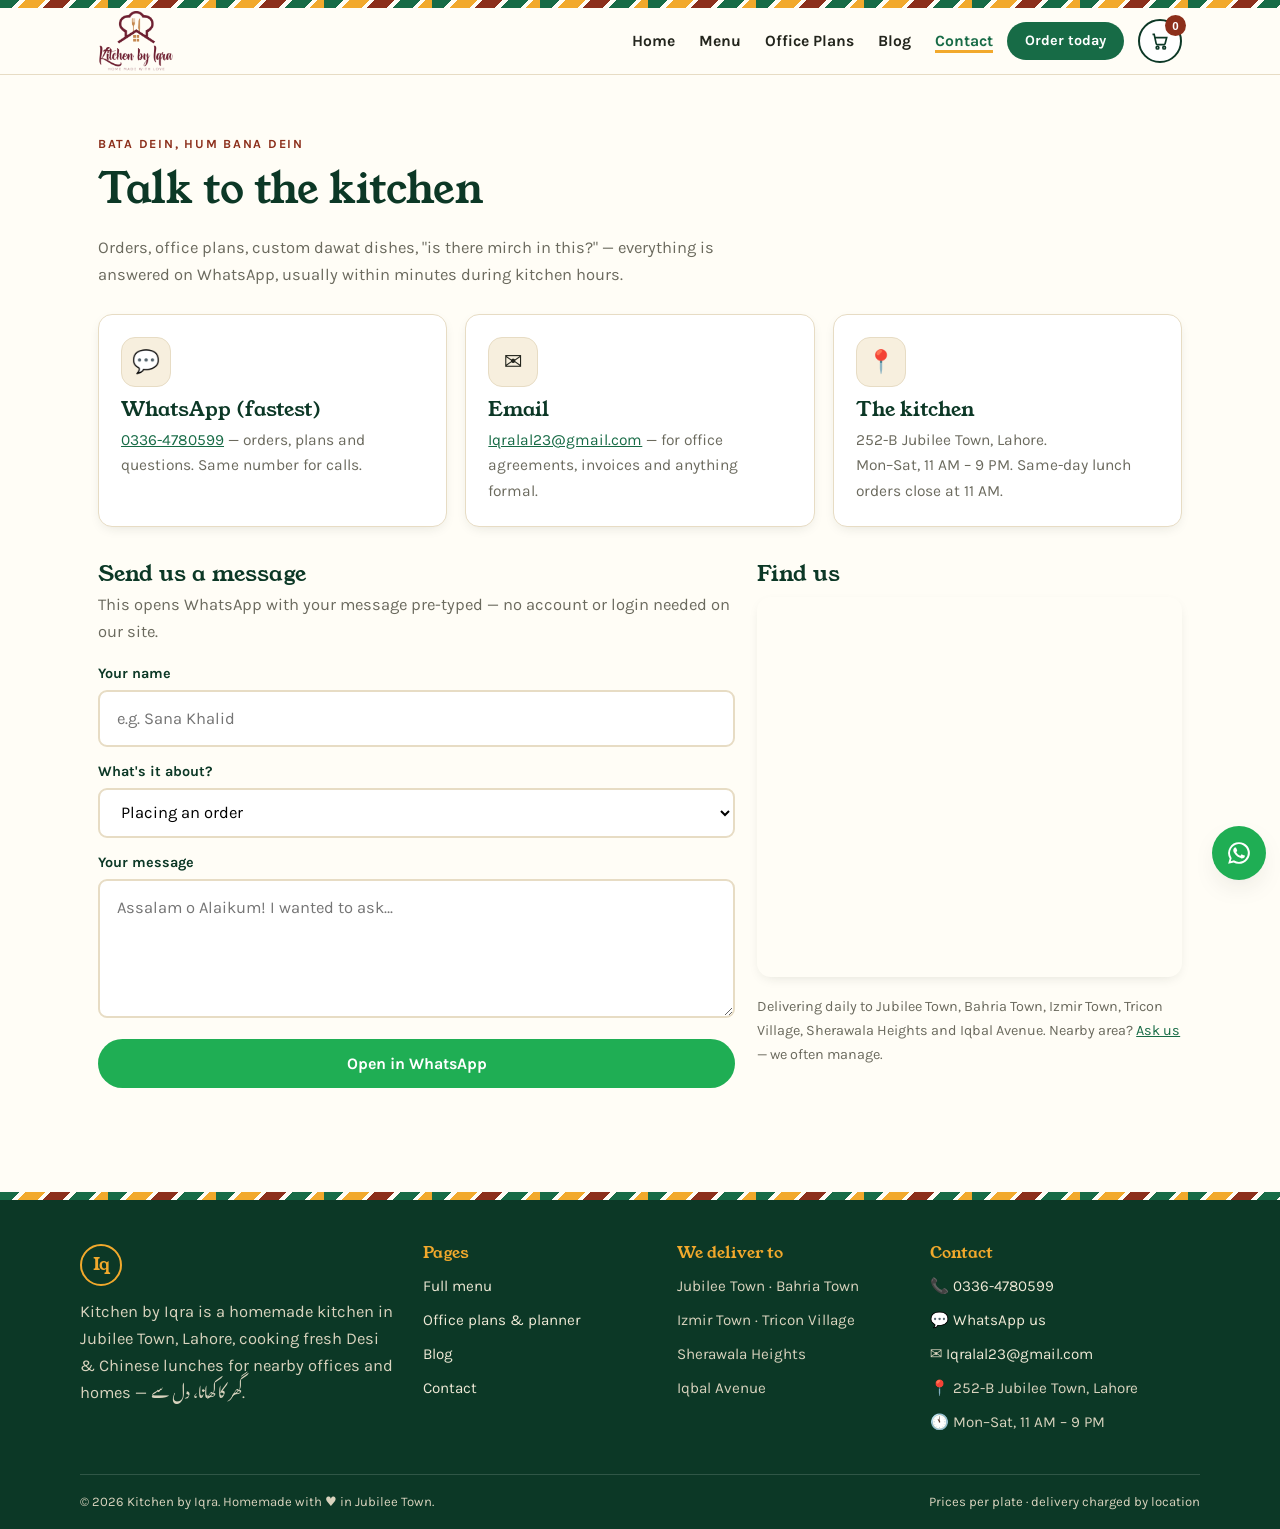
<file: contact.html>
<!DOCTYPE html>
<!-- ============================================================
     KITCHEN BY IQRA — Contact
     ✏️ Before launch: replace the domain (GA4 ID is already set)
     https://kitchen-by-iqra.vercel.app (see README.md).
     ============================================================ -->
<html lang="en">
<head>
  <meta charset="UTF-8">
  <meta name="viewport" content="width=device-width, initial-scale=1.0">

  <title>Contact &amp; Location — Kitchen by Iqra, 252-B Jubilee Town, Lahore | 0336-4780599</title>
  <meta name="description" content="Order homemade food in west Lahore: WhatsApp 0336-4780599, email Iqralal23@gmail.com, kitchen at 252-B Jubilee Town. Delivering to Bahria Town, Izmir Town, Tricon Village, Sherawala Heights & Iqbal Avenue, Mon–Sat 11 AM–9 PM.">
  <link rel="canonical" href="https://kitchen-by-iqra.vercel.app/contact">

  <meta name="geo.region" content="PK-PB">
  <meta name="geo.placename" content="Jubilee Town, Lahore">
  <meta name="geo.position" content="31.4480;74.2240">
  <meta name="ICBM" content="31.4480, 74.2240">

  <meta property="og:type" content="website">
  <meta property="og:title" content="Contact Kitchen by Iqra — Lahore">
  <meta property="og:description" content="WhatsApp 0336-4780599 · 252-B Jubilee Town, Lahore · Mon–Sat 11 AM–9 PM.">
  <meta property="og:url" content="https://kitchen-by-iqra.vercel.app/contact">
  <meta property="og:image" content="https://images.unsplash.com/photo-1556910103-1c02745aae4d?auto=format&fit=crop&w=1200&q=70">
  <meta name="twitter:card" content="summary_large_image">

  <!-- Phone home-screen icon (uses your real logo once images/logo.png exists) -->
  <link rel="apple-touch-icon" href="images/logo.png">
  <!-- Brand favicon: chef-hat + utensils + roof, matching the Kitchen by Iqra logo -->
  <link rel="icon" href="data:image/svg+xml,<svg xmlns='http://www.w3.org/2000/svg' viewBox='0 0 100 100'><rect width='100' height='100' rx='20' fill='%23fdfbf4'/><g fill='%237a1f2b'><circle cx='38' cy='31' r='13'/><circle cx='62' cy='31' r='13'/><circle cx='50' cy='25' r='15'/><rect x='33' y='35' width='34' height='17' rx='3'/></g><g fill='%23c8924a'><rect x='43.5' y='27' width='2.6' height='19' rx='1'/><rect x='42' y='25' width='1.6' height='8'/><rect x='45.2' y='25' width='1.6' height='8'/><rect x='54' y='25' width='3.4' height='21' rx='1.5'/></g><path d='M30 55 L50 69 L70 55' fill='none' stroke='%237a1f2b' stroke-width='7' stroke-linecap='round' stroke-linejoin='round'/><rect x='46' y='59' width='8' height='8' rx='1' fill='%23c8924a'/></svg>">

  <link rel="preconnect" href="https://fonts.googleapis.com">
  <link rel="preconnect" href="https://fonts.gstatic.com" crossorigin>
  <link href="https://fonts.googleapis.com/css2?family=Young+Serif&family=Karla:wght@400;700;800&family=Gulzar&display=swap" rel="stylesheet">
  <link rel="stylesheet" href="css/style.css?v=8">

  <!-- Google Analytics 4 — Measurement ID G-DPDFYPX0CD -->
  <script async src="https://www.googletagmanager.com/gtag/js?id=G-DPDFYPX0CD"></script>
  <script>
    window.dataLayer = window.dataLayer || [];
    function gtag(){dataLayer.push(arguments);}
    gtag('js', new Date());
    gtag('config', 'G-DPDFYPX0CD');
  </script>
  <!-- End Google Analytics 4 -->

  <script type="application/ld+json">
  {
    "@context": "https://schema.org",
    "@type": "Restaurant",
    "name": "Kitchen by Iqra",
    "url": "https://kitchen-by-iqra.vercel.app/",
    "telephone": "+923364780599",
    "email": "Iqralal23@gmail.com",
    "address": {"@type":"PostalAddress","streetAddress":"252-B Jubilee Town","addressLocality":"Lahore","addressRegion":"Punjab","addressCountry":"PK"},
    "geo": {"@type":"GeoCoordinates","latitude":31.4480,"longitude":74.2240},
    "openingHours": "Mo-Sa 11:00-21:00",
    "areaServed": ["Jubilee Town","Bahria Town Lahore","Izmir Town","Tricon Village","Sherawala Heights","Iqbal Avenue"]
  }
  </script>
</head>
<body>
<!-- Analytics loads via Google Analytics 4 in <head>; no body tag needed. -->

<div class="stripe" aria-hidden="true"></div>

<header class="site-header">
  <div class="container nav">
    <a class="brand" href="index.html">
      <img class="brand-logo" src="images/logo.png" alt="Kitchen by Iqra logo">
    </a>
    <ul class="nav-links">
      <li><a href="index.html">Home</a></li>
      <li><a href="menu.html">Menu</a></li>
      <li><a href="office-deals.html">Office Plans</a></li>
      <li><a href="blog.html">Blog</a></li>
      <li><a href="contact.html" aria-current="page">Contact</a></li>
    </ul>
    <a class="btn btn--primary btn--sm nav-cta" href="menu.html">Order today</a>
    <button class="cart-btn" data-open-cart aria-label="Open cart">
      <svg width="20" height="20" viewBox="0 0 24 24" fill="none" stroke="currentColor" stroke-width="2"><circle cx="9" cy="20" r="1.6"/><circle cx="17" cy="20" r="1.6"/><path d="M3 4h2l2.4 11.2a1.5 1.5 0 0 0 1.5 1.2h7.7a1.5 1.5 0 0 0 1.5-1.2L20 8H6"/></svg>
      <span class="cart-count">0</span>
    </button>
    <button class="hamburger" aria-label="Open menu">
      <svg width="20" height="20" viewBox="0 0 24 24" fill="none" stroke="currentColor" stroke-width="2.4" stroke-linecap="round"><path d="M4 7h16M4 12h16M4 17h16"/></svg>
    </button>
  </div>
</header>

<!-- Mobile popup menu -->
<div class="mobile-menu" id="mobileMenu">
  <nav class="mobile-menu-panel" aria-label="Mobile">
    <div class="stripe" aria-hidden="true"></div>
    <button class="cart-btn mobile-menu-close" data-close-modal aria-label="Close menu">✕</button>
    <a href="index.html">Home</a>
    <a href="menu.html">Menu</a>
    <a href="office-deals.html">Office Plans</a>
    <a href="blog.html">Blog</a>
    <a href="contact.html">Contact</a>
    <a class="btn btn--primary" style="margin-top:14px" href="menu.html">Order today's lunch</a>
  </nav>
</div>

<main>
  <section class="section">
    <div class="container">
      <div class="section-head">
        <span class="eyebrow">Bata dein, hum bana dein</span>
        <h1 style="font-size:clamp(1.8rem,5vw,2.6rem)">Talk to the kitchen</h1>
        <p class="muted">Orders, office plans, custom dawat dishes, "is there mirch in this?" — everything is answered on WhatsApp, usually within minutes during kitchen hours.</p>
      </div>

      <div class="grid grid--3" style="margin-bottom:34px">
        <div class="why-card reveal">
          <div class="why-ico">💬</div>
          <h3>WhatsApp (fastest)</h3>
          <p><a href="https://wa.me/923364780599" target="_blank" rel="noopener">0336-4780599</a> — orders, plans and questions. Same number for calls.</p>
        </div>
        <div class="why-card reveal">
          <div class="why-ico">✉️</div>
          <h3>Email</h3>
          <p><a href="mailto:Iqralal23@gmail.com">Iqralal23@gmail.com</a> — for office agreements, invoices and anything formal.</p>
        </div>
        <div class="why-card reveal">
          <div class="why-ico">📍</div>
          <h3>The kitchen</h3>
          <p>252-B Jubilee Town, Lahore.<br>Mon–Sat, 11 AM – 9 PM. Same-day lunch orders close at 11 AM.</p>
        </div>
      </div>

      <div class="planner-wrap">
        <div>
          <h2 style="font-size:1.35rem">Send us a message</h2>
          <p class="muted" style="margin-top:-6px">This opens WhatsApp with your message pre-typed — no account or login needed on our site.</p>
          <form class="form-grid" id="contactForm">
            <div><label for="cfName">Your name</label><input id="cfName" required placeholder="e.g. Sana Khalid"></div>
            <div><label for="cfTopic">What's it about?</label>
              <select id="cfTopic">
                <option>Placing an order</option>
                <option>Weekly office plan</option>
                <option>Custom / dawat dish</option>
                <option>Delivery area question</option>
                <option>Feedback</option>
                <option>Something else</option>
              </select>
            </div>
            <div><label for="cfMsg">Your message</label><textarea id="cfMsg" rows="4" required placeholder="Assalam o Alaikum! I wanted to ask…"></textarea></div>
            <button class="btn btn--wa btn--block" type="submit">Open in WhatsApp</button>
          </form>
        </div>
        <div>
          <h2 style="font-size:1.35rem">Find us</h2>
          <iframe class="map-frame" loading="lazy" title="Kitchen by Iqra — 252-B Jubilee Town, Lahore"
            src="https://www.google.com/maps?q=252B+Jubilee+Town+Lahore&output=embed" style="height:380px"></iframe>
          <p class="muted" style="font-size:.9rem;margin-top:10px">Delivering daily to Jubilee Town, Bahria Town, Izmir Town, Tricon Village, Sherawala Heights and Iqbal Avenue. Nearby area? <a href="https://wa.me/923364780599" target="_blank" rel="noopener">Ask us</a> — we often manage.</p>
        </div>
      </div>
    </div>
  </section>
</main>

<footer class="site-footer">
  <div class="stripe" aria-hidden="true"></div>
  <div class="container footer-grid">
    <div class="footer-brand">
      <span class="brand-mark" aria-hidden="true">Iq</span>
      <p>Kitchen by Iqra is a homemade kitchen in Jubilee Town, Lahore, cooking fresh Desi &amp; Chinese lunches for nearby offices and homes — <span class="urdu">گھر کا کھانا، دل سے</span>.</p>
    </div>
    <div>
      <h4>Pages</h4>
      <ul>
        <li><a href="menu.html">Full menu</a></li>
        <li><a href="office-deals.html">Office plans &amp; planner</a></li>
        <li><a href="blog.html">Blog</a></li>
        <li><a href="contact.html">Contact</a></li>
      </ul>
    </div>
    <div>
      <h4>We deliver to</h4>
      <ul>
        <li>Jubilee Town · Bahria Town</li>
        <li>Izmir Town · Tricon Village</li>
        <li>Sherawala Heights</li>
        <li>Iqbal Avenue</li>
      </ul>
    </div>
    <div>
      <h4>Contact</h4>
      <ul>
        <li>📞 <a href="tel:+923364780599">0336-4780599</a></li>
        <li>💬 <a href="https://wa.me/923364780599" rel="noopener" target="_blank">WhatsApp us</a></li>
        <li>✉️ <a href="mailto:Iqralal23@gmail.com">Iqralal23@gmail.com</a></li>
        <li>📍 252-B Jubilee Town, Lahore</li>
        <li>🕚 Mon–Sat, 11 AM – 9 PM</li>
      </ul>
    </div>
  </div>
  <div class="container footer-bottom">
    <span>© <span data-year></span> Kitchen by Iqra. Homemade with ♥ in Jubilee Town.</span>
    <span>Prices per plate · delivery charged by location</span>
  </div>
</footer>

<script src="js/menu-data.js?v=8"></script>
<script src="js/main.js?v=8"></script>
<script>
  /* Contact form → WhatsApp with the message pre-typed */
  document.getElementById("contactForm").addEventListener("submit", function (e) {
    e.preventDefault();
    var msg = "👋 *Message from the website*\n\n" +
      "Name: " + document.getElementById("cfName").value + "\n" +
      "Topic: " + document.getElementById("cfTopic").value + "\n\n" +
      document.getElementById("cfMsg").value;
    window.dataLayer = window.dataLayer || [];
    window.dataLayer.push({ event: "generate_lead", lead_topic: document.getElementById("cfTopic").value });
    window.open("https://wa.me/923364780599?text=" + encodeURIComponent(msg), "_blank");
  });
</script>
</body>
</html>
</file>
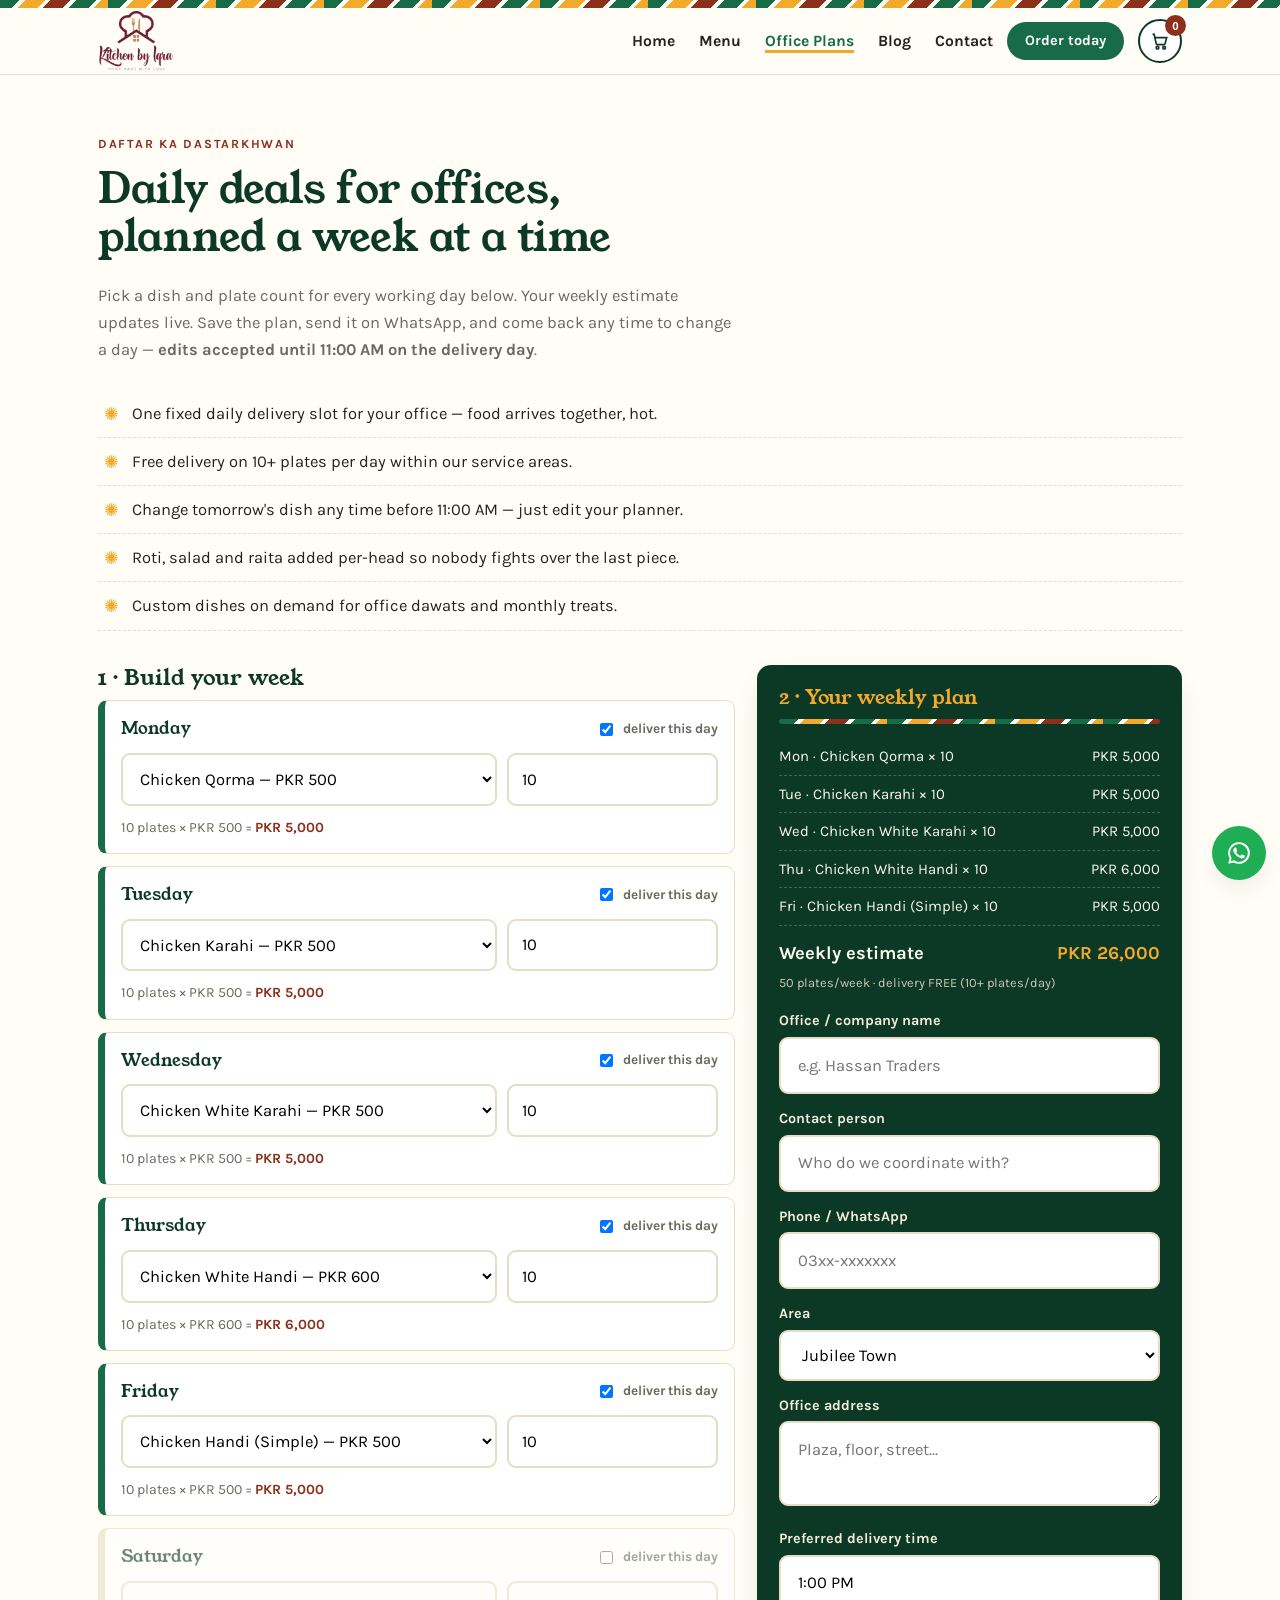
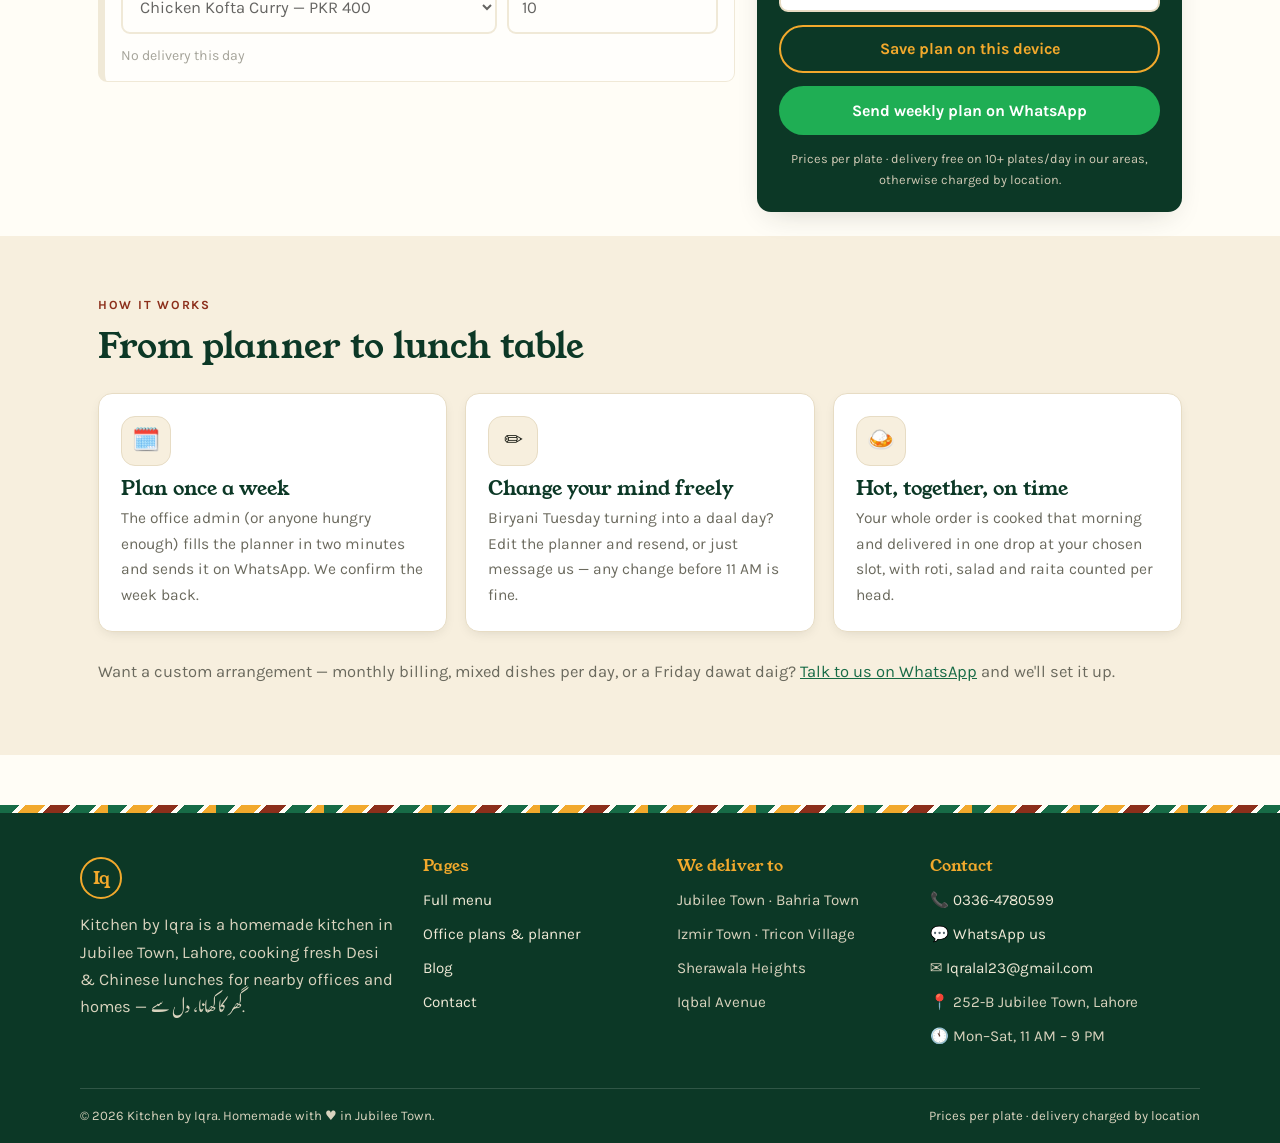
<file: office-deals.html>
<!DOCTYPE html>
<!-- ============================================================
     KITCHEN BY IQRA — Office Plans & Weekly Planner
     ✏️ Before launch: replace the domain (GA4 ID is already set)
     https://kitchen-by-iqra.vercel.app (see README.md).
     Perks text lives in js/menu-data.js (OFFICE_PERKS).
     ============================================================ -->
<html lang="en">
<head>
  <meta charset="UTF-8">
  <meta name="viewport" content="width=device-width, initial-scale=1.0">

  <title>Daily Office Lunch Deals &amp; Weekly Meal Planner — Lahore | Kitchen by Iqra</title>
  <meta name="description" content="Daily homemade lunch for offices in Jubilee Town, Bahria Town, Izmir Town, Tricon Village, Sherawala Heights & Iqbal Avenue, Lahore. Plan your office's whole week with our editable planner — pick a dish and plates per day, free delivery on 10+ plates/day.">
  <link rel="canonical" href="https://kitchen-by-iqra.vercel.app/office-deals">

  <meta name="geo.region" content="PK-PB">
  <meta name="geo.placename" content="Jubilee Town, Lahore">

  <meta property="og:type" content="website">
  <meta property="og:title" content="Office Lunch Plans — Kitchen by Iqra, Lahore">
  <meta property="og:description" content="One planner, a week of homemade lunches. Pick dishes per day, change any day before 11 AM, free delivery on 10+ plates/day.">
  <meta property="og:url" content="https://kitchen-by-iqra.vercel.app/office-deals">
  <meta property="og:image" content="https://images.unsplash.com/photo-1556910103-1c02745aae4d?auto=format&fit=crop&w=1200&q=70">
  <meta name="twitter:card" content="summary_large_image">

  <!-- Phone home-screen icon (uses your real logo once images/logo.png exists) -->
  <link rel="apple-touch-icon" href="images/logo.png">
  <!-- Brand favicon: chef-hat + utensils + roof, matching the Kitchen by Iqra logo -->
  <link rel="icon" href="data:image/svg+xml,<svg xmlns='http://www.w3.org/2000/svg' viewBox='0 0 100 100'><rect width='100' height='100' rx='20' fill='%23fdfbf4'/><g fill='%237a1f2b'><circle cx='38' cy='31' r='13'/><circle cx='62' cy='31' r='13'/><circle cx='50' cy='25' r='15'/><rect x='33' y='35' width='34' height='17' rx='3'/></g><g fill='%23c8924a'><rect x='43.5' y='27' width='2.6' height='19' rx='1'/><rect x='42' y='25' width='1.6' height='8'/><rect x='45.2' y='25' width='1.6' height='8'/><rect x='54' y='25' width='3.4' height='21' rx='1.5'/></g><path d='M30 55 L50 69 L70 55' fill='none' stroke='%237a1f2b' stroke-width='7' stroke-linecap='round' stroke-linejoin='round'/><rect x='46' y='59' width='8' height='8' rx='1' fill='%23c8924a'/></svg>">

  <link rel="preconnect" href="https://fonts.googleapis.com">
  <link rel="preconnect" href="https://fonts.gstatic.com" crossorigin>
  <link href="https://fonts.googleapis.com/css2?family=Young+Serif&family=Karla:wght@400;700;800&family=Gulzar&display=swap" rel="stylesheet">
  <link rel="stylesheet" href="css/style.css?v=8">

  <!-- Google Analytics 4 — Measurement ID G-DPDFYPX0CD -->
  <script async src="https://www.googletagmanager.com/gtag/js?id=G-DPDFYPX0CD"></script>
  <script>
    window.dataLayer = window.dataLayer || [];
    function gtag(){dataLayer.push(arguments);}
    gtag('js', new Date());
    gtag('config', 'G-DPDFYPX0CD');
  </script>
  <!-- End Google Analytics 4 -->

  <script type="application/ld+json">
  {
    "@context": "https://schema.org",
    "@type": "Service",
    "serviceType": "Daily office lunch delivery (homemade food)",
    "provider": {
      "@type": "Restaurant",
      "name": "Kitchen by Iqra",
      "telephone": "+923364780599",
      "address": {"@type":"PostalAddress","streetAddress":"252-B Jubilee Town","addressLocality":"Lahore","addressRegion":"Punjab","addressCountry":"PK"}
    },
    "areaServed": ["Jubilee Town","Bahria Town Lahore","Izmir Town","Tricon Village","Sherawala Heights","Iqbal Avenue"],
    "description": "Weekly office meal planning with homemade Desi and Chinese food. Offices choose a dish and plate count per day; plans stay editable until 11 AM on the delivery day. Free delivery on 10+ plates per day within service areas."
  }
  </script>
</head>
<body>
<!-- Analytics loads via Google Analytics 4 in <head>; no body tag needed. -->

<div class="stripe" aria-hidden="true"></div>

<header class="site-header">
  <div class="container nav">
    <a class="brand" href="index.html">
      <img class="brand-logo" src="images/logo.png" alt="Kitchen by Iqra logo">
    </a>
    <ul class="nav-links">
      <li><a href="index.html">Home</a></li>
      <li><a href="menu.html">Menu</a></li>
      <li><a href="office-deals.html" aria-current="page">Office Plans</a></li>
      <li><a href="blog.html">Blog</a></li>
      <li><a href="contact.html">Contact</a></li>
    </ul>
    <a class="btn btn--primary btn--sm nav-cta" href="menu.html">Order today</a>
    <button class="cart-btn" data-open-cart aria-label="Open cart">
      <svg width="20" height="20" viewBox="0 0 24 24" fill="none" stroke="currentColor" stroke-width="2"><circle cx="9" cy="20" r="1.6"/><circle cx="17" cy="20" r="1.6"/><path d="M3 4h2l2.4 11.2a1.5 1.5 0 0 0 1.5 1.2h7.7a1.5 1.5 0 0 0 1.5-1.2L20 8H6"/></svg>
      <span class="cart-count">0</span>
    </button>
    <button class="hamburger" aria-label="Open menu">
      <svg width="20" height="20" viewBox="0 0 24 24" fill="none" stroke="currentColor" stroke-width="2.4" stroke-linecap="round"><path d="M4 7h16M4 12h16M4 17h16"/></svg>
    </button>
  </div>
</header>

<!-- Mobile popup menu -->
<div class="mobile-menu" id="mobileMenu">
  <nav class="mobile-menu-panel" aria-label="Mobile">
    <div class="stripe" aria-hidden="true"></div>
    <button class="cart-btn mobile-menu-close" data-close-modal aria-label="Close menu">✕</button>
    <a href="index.html">Home</a>
    <a href="menu.html">Menu</a>
    <a href="office-deals.html">Office Plans</a>
    <a href="blog.html">Blog</a>
    <a href="contact.html">Contact</a>
    <a class="btn btn--primary" style="margin-top:14px" href="menu.html">Order today's lunch</a>
  </nav>
</div>

<main>
  <section class="section" style="padding-bottom:24px">
    <div class="container">
      <div class="section-head">
        <span class="eyebrow">Daftar ka dastarkhwan</span>
        <h1 style="font-size:clamp(1.8rem,5vw,2.6rem)">Daily deals for offices, planned a week at a time</h1>
        <p class="muted">Pick a dish and plate count for every working day below. Your weekly estimate updates live. Save the plan, send it on WhatsApp, and come back any time to change a day — <strong>edits accepted until 11:00 AM on the delivery day</strong>.</p>
      </div>

      <!-- Perks (text comes from OFFICE_PERKS in js/menu-data.js) -->
      <ul class="perk-list" id="perkList" style="margin-bottom:34px"></ul>

      <!-- ============ THE PLANNER ============ -->
      <div class="planner-wrap">
        <div>
          <h2 style="font-size:1.35rem">1 · Build your week</h2>
          <div id="plannerDays"><!-- day cards rendered by js/planner.js --></div>
        </div>

        <aside class="plan-summary">
          <h3>2 · Your weekly plan</h3>
          <div class="stripe stripe--thin" aria-hidden="true"></div>
          <ul class="plan-lines" id="planLines"></ul>
          <div class="plan-total" id="planTotal"><span>Weekly estimate</span><b>PKR 0</b></div>
          <p class="muted" id="planPlates" style="margin:0 0 16px"></p>

          <div class="form-grid">
            <div><label for="plOffice">Office / company name</label><input id="plOffice" placeholder="e.g. Hassan Traders"></div>
            <div><label for="plContact">Contact person</label><input id="plContact" placeholder="Who do we coordinate with?"></div>
            <div><label for="plPhone">Phone / WhatsApp</label><input id="plPhone" type="tel" placeholder="03xx-xxxxxxx"></div>
            <div><label for="plArea">Area</label><select id="plArea"></select></div>
            <div><label for="plAddress">Office address</label><textarea id="plAddress" rows="2" placeholder="Plaza, floor, street…"></textarea></div>
            <div><label for="plTime">Preferred delivery time</label><input id="plTime" placeholder="e.g. 1:00 PM"></div>
            <button class="btn btn--ghost btn--block" type="button" id="savePlanBtn" style="border-color:#F2A92C;color:#F2A92C">Save plan on this device</button>
            <p class="muted" id="planSavedMsg" hidden style="text-align:center;margin:0">✔ Saved — come back any time to edit.</p>
            <button class="btn btn--wa btn--block" type="button" id="sendPlanBtn">Send weekly plan on WhatsApp</button>
            <p class="muted" style="margin:0;text-align:center">Prices per plate · delivery free on 10+ plates/day in our areas, otherwise charged by location.</p>
          </div>
        </aside>
      </div>
    </div>
  </section>

  <!-- ============ HOW IT WORKS ============ -->
  <section class="section section--atta">
    <div class="container">
      <div class="section-head">
        <span class="eyebrow">How it works</span>
        <h2>From planner to lunch table</h2>
      </div>
      <div class="grid grid--3">
        <div class="why-card reveal"><div class="why-ico">🗓️</div><h3>Plan once a week</h3><p>The office admin (or anyone hungry enough) fills the planner in two minutes and sends it on WhatsApp. We confirm the week back.</p></div>
        <div class="why-card reveal"><div class="why-ico">✏️</div><h3>Change your mind freely</h3><p>Biryani Tuesday turning into a daal day? Edit the planner and resend, or just message us — any change before 11 AM is fine.</p></div>
        <div class="why-card reveal"><div class="why-ico">🍛</div><h3>Hot, together, on time</h3><p>Your whole order is cooked that morning and delivered in one drop at your chosen slot, with roti, salad and raita counted per head.</p></div>
      </div>
      <p style="margin-top:26px" class="muted">Want a custom arrangement — monthly billing, mixed dishes per day, or a Friday dawat daig? <a href="https://wa.me/923364780599?text=Assalam%20o%20Alaikum!%20I%20want%20to%20discuss%20an%20office%20lunch%20plan." target="_blank" rel="noopener">Talk to us on WhatsApp</a> and we'll set it up.</p>
    </div>
  </section>
</main>

<footer class="site-footer">
  <div class="stripe" aria-hidden="true"></div>
  <div class="container footer-grid">
    <div class="footer-brand">
      <span class="brand-mark" aria-hidden="true">Iq</span>
      <p>Kitchen by Iqra is a homemade kitchen in Jubilee Town, Lahore, cooking fresh Desi &amp; Chinese lunches for nearby offices and homes — <span class="urdu">گھر کا کھانا، دل سے</span>.</p>
    </div>
    <div>
      <h4>Pages</h4>
      <ul>
        <li><a href="menu.html">Full menu</a></li>
        <li><a href="office-deals.html">Office plans &amp; planner</a></li>
        <li><a href="blog.html">Blog</a></li>
        <li><a href="contact.html">Contact</a></li>
      </ul>
    </div>
    <div>
      <h4>We deliver to</h4>
      <ul>
        <li>Jubilee Town · Bahria Town</li>
        <li>Izmir Town · Tricon Village</li>
        <li>Sherawala Heights</li>
        <li>Iqbal Avenue</li>
      </ul>
    </div>
    <div>
      <h4>Contact</h4>
      <ul>
        <li>📞 <a href="tel:+923364780599">0336-4780599</a></li>
        <li>💬 <a href="https://wa.me/923364780599" rel="noopener" target="_blank">WhatsApp us</a></li>
        <li>✉️ <a href="mailto:Iqralal23@gmail.com">Iqralal23@gmail.com</a></li>
        <li>📍 252-B Jubilee Town, Lahore</li>
        <li>🕚 Mon–Sat, 11 AM – 9 PM</li>
      </ul>
    </div>
  </div>
  <div class="container footer-bottom">
    <span>© <span data-year></span> Kitchen by Iqra. Homemade with ♥ in Jubilee Town.</span>
    <span>Prices per plate · delivery charged by location</span>
  </div>
</footer>

<script src="js/menu-data.js?v=8"></script>
<script src="js/main.js?v=8"></script>
<script src="js/planner.js?v=8"></script>
<script>
  /* Render office perks from OFFICE_PERKS (single source of truth) */
  (function(){
    var ul = document.getElementById("perkList");
    if (ul && typeof OFFICE_PERKS !== "undefined") {
      ul.innerHTML = OFFICE_PERKS.map(function(p){ return "<li>" + p + "</li>"; }).join("");
    }
  })();
</script>
</body>
</html>
</file>
<file: css/style.css>
/* ============================================================
   KITCHEN BY IQRA — ghar ka khana, Jubilee Town, Lahore
   Design tokens & global stylesheet (mobile-first)
   Palette: rice-white base, coriander green, marigold,
   dried-chili maroon. Signature: the "dastarkhwan stripe".
   ============================================================ */

:root{
  --chawal:#FFFDF6;        /* rice white — page background */
  --atta:#F7EFDE;          /* wheat — alt sections, soft cards */
  --patta:#176B46;         /* coriander green — primary actions */
  --patta-dark:#0F5536;
  --gehra:#0C3826;         /* deep green — footer, strong headings */
  --masala:#8C2F1B;        /* dried-chili maroon — prices, deal */
  --genda:#F2A92C;         /* marigold — highlights, stars */
  --ink:#23251D;
  --muted:#6B6A5E;
  --line:#E7DCC4;
  --white:#FFFFFF;
  --wa:#1FAE54;            /* WhatsApp action green */

  --ff-display:"Young Serif", Georgia, serif;
  --ff-body:"Karla", "Segoe UI", system-ui, sans-serif;
  --ff-urdu:"Gulzar","Noto Nastaliq Urdu",serif;

  --radius:14px;
  --radius-sm:9px;
  --shadow:0 10px 30px -12px rgba(35,37,29,.22);
  --shadow-soft:0 4px 14px -6px rgba(35,37,29,.18);
  --maxw:1120px;

  /* The dastarkhwan stripe — woven tablecloth edge, used at seams */
  --stripe:repeating-linear-gradient(135deg,
      #176B46 0 14px, #FFFDF6 14px 18px,
      #F2A92C 18px 32px, #FFFDF6 32px 36px,
      #8C2F1B 36px 50px, #FFFDF6 50px 54px);
}

*,*::before,*::after{box-sizing:border-box}
html{scroll-behavior:smooth}
body{
  margin:0;
  font-family:var(--ff-body);
  font-size:16.5px;
  line-height:1.65;
  color:var(--ink);
  background:var(--chawal);
  -webkit-font-smoothing:antialiased;
}
img{max-width:100%;display:block}
a{color:var(--patta)}
a:hover{color:var(--patta-dark)}
h1,h2,h3,h4{font-family:var(--ff-display);font-weight:400;line-height:1.16;color:var(--gehra);margin:0 0 .5em}
h1{font-size:clamp(2rem,6.5vw,3.3rem);letter-spacing:-.01em}
h2{font-size:clamp(1.5rem,4.5vw,2.2rem)}
h3{font-size:1.22rem}
p{margin:.4em 0 1em}
.urdu{font-family:var(--ff-urdu);direction:rtl;unicode-bidi:isolate}
.muted{color:var(--muted)}
.container{max-width:var(--maxw);margin:0 auto;padding:0 18px}
.section{padding:54px 0}
.section--atta{background:var(--atta)}
.section-head{max-width:640px;margin-bottom:26px}
.eyebrow{
  display:inline-block;font-size:.78rem;font-weight:700;letter-spacing:.14em;
  text-transform:uppercase;color:var(--masala);margin-bottom:10px;
}
.stripe{height:8px;background:var(--stripe);background-size:108px 108px}
.stripe--thin{height:5px}

:focus-visible{outline:3px solid var(--genda);outline-offset:2px;border-radius:4px}

/* ---------- Buttons ---------- */
.btn{
  display:inline-flex;align-items:center;justify-content:center;gap:.55em;
  font-family:var(--ff-body);font-weight:700;font-size:1rem;
  padding:.8em 1.5em;border-radius:999px;border:2px solid transparent;
  cursor:pointer;text-decoration:none;line-height:1.2;
  transition:transform .12s ease,background .15s ease,color .15s ease,border-color .15s ease;
}
.btn:active{transform:scale(.97)}
.btn--primary{background:var(--patta);color:#fff}
.btn--primary:hover{background:var(--patta-dark);color:#fff}
.btn--ghost{background:transparent;color:var(--gehra);border-color:var(--gehra)}
.btn--ghost:hover{background:var(--gehra);color:#fff}
.btn--wa{background:var(--wa);color:#fff}
.btn--wa:hover{background:#188F45;color:#fff}
.btn--masala{background:var(--masala);color:#fff}
.btn--masala:hover{background:#702313;color:#fff}
.btn--sm{font-size:.9rem;padding:.55em 1.1em}
.btn--block{width:100%}
.btn svg{flex:0 0 auto}

/* ---------- Header / nav ---------- */
.site-header{
  position:sticky;top:0;z-index:60;background:rgba(255,253,246,.94);
  backdrop-filter:blur(8px);border-bottom:1px solid var(--line);
}
.nav{display:flex;align-items:center;gap:14px;min-height:66px}
.brand{display:flex;align-items:center;gap:10px;text-decoration:none;margin-right:auto}
.brand-mark{
  width:42px;height:42px;border-radius:50%;background:var(--gehra);color:var(--genda);
  display:grid;place-items:center;font-family:var(--ff-display);font-size:1.15rem;
  border:2px solid var(--genda);
}
.brand-logo{height:60px;width:auto;max-width:200px;object-fit:contain;display:block}
.brand-name{font-family:var(--ff-display);color:var(--gehra);font-size:1.12rem;line-height:1.05}
.brand-name small{display:block;font-family:var(--ff-body);font-weight:700;font-size:.62rem;
  letter-spacing:.18em;text-transform:uppercase;color:var(--masala)}
.nav-links{display:none;align-items:center;gap:24px;list-style:none;margin:0;padding:0}
.nav-links a{font-weight:700;text-decoration:none;color:var(--ink);font-size:.98rem}
.nav-links a:hover,.nav-links a[aria-current="page"]{color:var(--patta)}
.nav-links a[aria-current="page"]{border-bottom:3px solid var(--genda)}
.nav-cta{display:none}
.cart-btn{
  position:relative;display:grid;place-items:center;width:44px;height:44px;border-radius:50%;
  border:2px solid var(--gehra);background:#fff;cursor:pointer;color:var(--gehra);
}
.cart-btn:hover{background:var(--atta)}
.cart-count{
  position:absolute;top:-6px;right:-6px;min-width:21px;height:21px;border-radius:999px;
  background:var(--masala);color:#fff;font-size:.72rem;font-weight:700;
  display:grid;place-items:center;padding:0 5px;
}
.hamburger{
  display:grid;place-items:center;width:44px;height:44px;border-radius:50%;
  border:2px solid var(--gehra);background:#fff;cursor:pointer;color:var(--gehra);
}
@media(min-width:880px){
  .nav-links{display:flex}
  .nav-cta{display:inline-flex}
  .hamburger{display:none}
}

/* Mobile popup menu */
.mobile-menu{
  position:fixed;inset:0;z-index:90;background:rgba(12,56,38,.45);
  opacity:0;pointer-events:none;transition:opacity .2s ease;
}
.mobile-menu.open{opacity:1;pointer-events:auto}
.mobile-menu-panel{
  position:absolute;top:0;right:0;height:100%;width:min(330px,86vw);
  background:var(--chawal);box-shadow:var(--shadow);padding:20px;
  transform:translateX(100%);transition:transform .25s ease;
  display:flex;flex-direction:column;gap:6px;overflow-y:auto;
}
.mobile-menu.open .mobile-menu-panel{transform:none}
.mobile-menu-panel .stripe{margin:-20px -20px 14px;border-radius:0}
.mobile-menu-panel a{
  display:block;padding:13px 10px;font-weight:700;font-size:1.08rem;
  text-decoration:none;color:var(--ink);border-bottom:1px dashed var(--line);
}
.mobile-menu-panel a:hover{color:var(--patta)}
.mobile-menu-close{align-self:flex-end;margin-bottom:6px}

/* ---------- Hero ---------- */
.hero{position:relative;overflow:hidden;background:
  radial-gradient(620px 320px at 92% -10%,rgba(242,169,44,.18),transparent 60%),var(--chawal)}
.hero-grid{display:grid;gap:34px;padding:46px 0 56px;align-items:center}
.hero-urdu{
  font-family:var(--ff-urdu);font-size:clamp(1.5rem,5vw,2.2rem);color:var(--masala);
  display:block;margin-bottom:10px;
}
.hero p.lede{font-size:1.12rem;max-width:34em}
.hero-ctas{display:flex;flex-wrap:wrap;gap:12px;margin:20px 0 18px}
.hero-points{list-style:none;display:flex;flex-wrap:wrap;gap:8px 18px;margin:0;padding:0;font-size:.93rem;font-weight:700;color:var(--gehra)}
.hero-points li::before{content:"✺ ";color:var(--genda)}
/* the thali — plate on a dastarkhwan placemat */
.thali{position:relative;justify-self:center;width:min(420px,88vw)}
.thali-mat{
  position:absolute;inset:auto -6% 6% -6%;height:58%;border-radius:18px;
  background:var(--stripe);background-size:108px 108px;opacity:.92;
  transform:rotate(-1.4deg);box-shadow:var(--shadow);
}
.thali-plate{
  position:relative;width:100%;aspect-ratio:1;border-radius:50%;overflow:hidden;
  border:10px solid #fff;outline:3px solid var(--genda);box-shadow:var(--shadow);
  background:var(--atta);
}
.thali-plate img{width:100%;height:100%;object-fit:cover}
/* Cross-fading hero plate: each image shows ~3s then fades to the next */
.thali-rotator{position:relative}
.thali-rotator img{position:absolute;inset:0;opacity:0;animation:thaliFade 12s infinite}
.thali-rotator img:nth-child(1){animation-delay:0s}
.thali-rotator img:nth-child(2){animation-delay:3s}
.thali-rotator img:nth-child(3){animation-delay:6s}
.thali-rotator img:nth-child(4){animation-delay:9s}
@keyframes thaliFade{
  0%{opacity:0}
  4%{opacity:1}
  25%{opacity:1}
  29%{opacity:0}
  100%{opacity:0}
}
@media(prefers-reduced-motion:reduce){
  .thali-rotator img{animation:none;opacity:0}
  .thali-rotator img:nth-child(1){opacity:1}
}

/* ---------- Announcement / promo bar ---------- */
.topbar{
  background:var(--gehra);color:#fff;text-align:center;
  font-weight:700;font-size:.9rem;line-height:1.45;padding:9px 16px;
}
.topbar b{color:var(--genda)}

.thali-steam{position:absolute;top:-26px;left:50%;width:120px;height:70px;transform:translateX(-50%);pointer-events:none}
.thali-steam span{
  position:absolute;bottom:0;width:14px;height:54px;border-radius:50%;
  background:radial-gradient(closest-side,rgba(255,255,255,.95),rgba(255,255,255,0));
  filter:blur(4px);opacity:0;animation:steam 3.4s ease-in-out infinite;
}
.thali-steam span:nth-child(1){left:28px}
.thali-steam span:nth-child(2){left:54px;animation-delay:1.1s}
.thali-steam span:nth-child(3){left:80px;animation-delay:2.2s}
@keyframes steam{
  0%{transform:translateY(14px) scaleX(1);opacity:0}
  30%{opacity:.85}
  100%{transform:translateY(-44px) scaleX(1.7);opacity:0}
}
.thali-chip{
  position:absolute;background:#fff;border:2px solid var(--gehra);border-radius:999px;
  font-size:.82rem;font-weight:700;padding:.45em .95em;box-shadow:var(--shadow-soft);white-space:nowrap;
}
.thali-chip--a{top:8%;left:-4%}
.thali-chip--b{bottom:16%;right:-5%;background:var(--genda);border-color:var(--genda);color:var(--gehra)}
@media(min-width:880px){
  .hero-grid{grid-template-columns:1.08fr .92fr;padding:64px 0 72px}
}

/* ---------- Deal of the day ---------- */
.deal-card{
  display:grid;gap:0;background:#fff;border-radius:var(--radius);overflow:hidden;
  box-shadow:var(--shadow);border:1px solid var(--line);
}
.deal-media{position:relative;min-height:210px}
.deal-media img{position:absolute;inset:0;width:100%;height:100%;object-fit:cover}
.deal-ribbon{
  position:absolute;top:14px;left:-8px;background:var(--masala);color:#fff;font-weight:700;
  font-size:.82rem;letter-spacing:.08em;text-transform:uppercase;padding:.45em 1em .45em 1.2em;
  border-radius:0 999px 999px 0;box-shadow:var(--shadow-soft);
}
.deal-body{padding:22px;display:flex;flex-direction:column;gap:8px}
.deal-body .stripe{border-radius:4px;margin-bottom:6px}
.deal-day{font-weight:700;color:var(--patta);font-size:.9rem;letter-spacing:.1em;text-transform:uppercase}
.deal-price{font-family:var(--ff-display);font-size:1.9rem;color:var(--masala)}
.deal-price s{color:var(--muted);font-size:1.05rem;font-family:var(--ff-body);margin-left:.4em}
.deal-actions{display:flex;flex-wrap:wrap;gap:10px;margin-top:6px}
@media(min-width:760px){.deal-card{grid-template-columns:1fr 1.1fr}.deal-media{min-height:100%}}

/* ---------- Generic cards / grids ---------- */
.grid{display:grid;gap:18px}
.grid--3{grid-template-columns:1fr}
.grid--4{grid-template-columns:1fr 1fr}
@media(min-width:680px){.grid--3{grid-template-columns:repeat(3,1fr)}}
@media(min-width:880px){.grid--4{grid-template-columns:repeat(4,1fr)}}
.why-card{background:#fff;border:1px solid var(--line);border-radius:var(--radius);padding:22px;box-shadow:var(--shadow-soft)}
.why-card .why-ico{
  width:50px;height:50px;border-radius:14px;background:var(--atta);display:grid;place-items:center;
  font-size:1.4rem;margin-bottom:12px;border:1px solid var(--line);
}
.why-card h3{margin-bottom:.3em}
.why-card p{margin:0;color:var(--muted);font-size:.97rem}

/* ---------- Dish cards ---------- */
.dish-card{
  background:#fff;border:1px solid var(--line);border-radius:var(--radius);overflow:hidden;
  display:flex;flex-direction:column;box-shadow:var(--shadow-soft);
  transition:transform .15s ease,box-shadow .15s ease;
}
.dish-card:hover{transform:translateY(-3px);box-shadow:var(--shadow)}
.dish-media{position:relative;aspect-ratio:4/3;background:var(--atta);cursor:pointer;border:0;padding:0;width:100%}
.dish-media img{width:100%;height:100%;object-fit:cover;position:absolute;inset:0}
.dish-tag{
  position:absolute;top:10px;left:10px;background:rgba(12,56,38,.88);color:#fff;
  font-size:.72rem;font-weight:700;letter-spacing:.06em;padding:.3em .8em;border-radius:999px;
}
.dish-tag--veg{background:var(--patta)}
.dish-body{padding:14px 16px 16px;display:flex;flex-direction:column;gap:6px;flex:1}
.dish-name{display:flex;justify-content:space-between;gap:10px;align-items:baseline}
.dish-name h3{font-size:1.06rem;margin:0}
.dish-urdu{font-family:var(--ff-urdu);color:var(--muted);font-size:1rem;white-space:nowrap}
.dish-desc{font-size:.9rem;color:var(--muted);margin:0;flex:1}
.dish-foot{display:flex;align-items:center;justify-content:space-between;gap:10px;margin-top:8px}
.price-tag{
  position:relative;background:var(--masala);color:#fff;font-weight:700;font-size:.95rem;
  padding:.34em .8em .34em 1em;border-radius:6px 999px 999px 6px;
}
.price-tag::before{
  content:"";position:absolute;left:-7px;top:50%;transform:translateY(-50%);
  border:7px solid transparent;border-right-color:var(--masala);border-left:0;
}
.price-tag small{font-weight:400;opacity:.85;font-size:.74rem}
.add-btn{
  display:inline-flex;align-items:center;gap:.4em;background:var(--patta);color:#fff;border:0;
  font-weight:700;font-size:.92rem;padding:.55em 1.05em;border-radius:999px;cursor:pointer;
  transition:background .15s ease,transform .12s ease;
}
.add-btn:hover{background:var(--patta-dark)}
.add-btn:active{transform:scale(.95)}

/* category chips (menu page) */
.chips{
  display:flex;gap:9px;overflow-x:auto;padding:8px 2px 14px;scrollbar-width:none;
  position:sticky;top:66px;background:var(--chawal);z-index:40;
}
.chips::-webkit-scrollbar{display:none}
.chip{
  flex:0 0 auto;border:2px solid var(--gehra);background:#fff;color:var(--gehra);
  font-weight:700;font-size:.9rem;padding:.5em 1.1em;border-radius:999px;cursor:pointer;
}
.chip.active{background:var(--gehra);color:var(--genda)}
.menu-search{
  width:100%;padding:.85em 1.1em;border-radius:999px;border:2px solid var(--line);
  font:inherit;background:#fff;margin-bottom:6px;
}
.menu-cat-title{display:flex;align-items:center;gap:14px;margin:34px 0 16px}
.menu-cat-title h2{margin:0;font-size:1.45rem}
.menu-cat-title::after{content:"";flex:1;height:5px;background:var(--stripe);background-size:108px 108px;border-radius:4px;opacity:.85}

/* ---------- Quick-view modal & checkout modal ---------- */
.modal{
  position:fixed;inset:0;z-index:100;display:grid;place-items:center;padding:16px;
  background:rgba(12,56,38,.5);opacity:0;pointer-events:none;transition:opacity .18s ease;
}
.modal.open{opacity:1;pointer-events:auto}
.modal-card{
  width:min(560px,100%);max-height:88vh;overflow-y:auto;background:var(--chawal);
  border-radius:var(--radius);box-shadow:var(--shadow);
  transform:translateY(14px);transition:transform .18s ease;
}
.modal.open .modal-card{transform:none}
.modal-media{aspect-ratio:16/9;background:var(--atta)}
.modal-media img{width:100%;height:100%;object-fit:cover}
.modal-body{padding:20px 22px 24px}
.modal-close{
  position:absolute;top:14px;right:14px;width:42px;height:42px;border-radius:50%;border:0;
  background:#fff;color:var(--gehra);font-size:1.2rem;cursor:pointer;box-shadow:var(--shadow-soft);z-index:2;
}
.qty-row{display:flex;align-items:center;gap:14px;margin:14px 0}
.qty{display:inline-flex;align-items:center;border:2px solid var(--gehra);border-radius:999px;overflow:hidden}
.qty button{width:40px;height:40px;border:0;background:#fff;font-size:1.2rem;font-weight:700;cursor:pointer;color:var(--gehra)}
.qty button:hover{background:var(--atta)}
.qty span{min-width:38px;text-align:center;font-weight:700}

/* ---------- Cart drawer ---------- */
.drawer{
  position:fixed;inset:0;z-index:95;background:rgba(12,56,38,.45);
  opacity:0;pointer-events:none;transition:opacity .2s ease;
}
.drawer.open{opacity:1;pointer-events:auto}
.drawer-panel{
  position:absolute;top:0;right:0;height:100%;width:min(420px,94vw);background:var(--chawal);
  display:flex;flex-direction:column;transform:translateX(100%);transition:transform .25s ease;
  box-shadow:var(--shadow);
}
.drawer.open .drawer-panel{transform:none}
.drawer-head{display:flex;align-items:center;justify-content:space-between;padding:16px 18px;border-bottom:1px solid var(--line)}
.drawer-head h3{margin:0}
.drawer-items{flex:1;overflow-y:auto;padding:10px 18px}
.cart-empty{text-align:center;color:var(--muted);padding:46px 10px}
.cart-empty .big{font-size:2.6rem;display:block;margin-bottom:8px}
.cart-line{display:flex;gap:12px;padding:12px 0;border-bottom:1px dashed var(--line)}
.cart-line img{width:62px;height:62px;border-radius:10px;object-fit:cover;flex:0 0 auto}
.cart-line-info{flex:1;min-width:0}
.cart-line-info strong{display:block;font-size:.96rem}
.cart-line-info .muted{font-size:.83rem}
.cart-line-qty{display:flex;align-items:center;gap:8px;margin-top:6px}
.cart-line-qty button{
  width:28px;height:28px;border-radius:50%;border:1.6px solid var(--gehra);background:#fff;
  font-weight:700;cursor:pointer;color:var(--gehra);line-height:1;
}
.cart-line-price{font-weight:700;color:var(--masala);white-space:nowrap}
.cart-remove{border:0;background:none;color:var(--muted);font-size:.78rem;cursor:pointer;text-decoration:underline;padding:0;margin-top:4px}
.drawer-foot{border-top:1px solid var(--line);padding:16px 18px;background:#fff}
.cart-total-row{display:flex;justify-content:space-between;font-weight:700;font-size:1.08rem;margin-bottom:4px}
.cart-note{font-size:.8rem;color:var(--muted);margin:0 0 12px}

/* sticky mobile cart bar */
.cart-bar{
  position:fixed;left:12px;right:12px;bottom:12px;z-index:55;display:none;
  background:var(--gehra);color:#fff;border-radius:999px;box-shadow:var(--shadow);
  padding:13px 20px;font-weight:700;cursor:pointer;border:0;font-size:1rem;
  align-items:center;justify-content:space-between;gap:12px;width:auto;
}
.cart-bar .cart-bar-total{color:var(--genda)}
.cart-bar.show{display:flex}
@media(min-width:880px){.cart-bar.show{display:none}}

/* WhatsApp float */
.wa-float{
  position:fixed;right:14px;bottom:84px;z-index:54;width:54px;height:54px;border-radius:50%;
  background:var(--wa);display:grid;place-items:center;box-shadow:var(--shadow);color:#fff;
}
@media(min-width:880px){.wa-float{bottom:20px}}

/* ---------- Forms ---------- */
.form-grid{display:grid;gap:13px}
.form-grid label{font-weight:700;font-size:.9rem;display:block;margin-bottom:4px;color:var(--gehra)}
.form-grid input,.form-grid select,.form-grid textarea{
  width:100%;padding:.78em 1em;border:2px solid var(--line);border-radius:var(--radius-sm);
  font:inherit;background:#fff;
}
.form-grid input:focus,.form-grid select:focus,.form-grid textarea:focus{border-color:var(--patta);outline:none}
.radio-cards{display:grid;grid-template-columns:1fr 1fr;gap:10px}
.radio-card{position:relative}
.radio-card input{position:absolute;opacity:0;inset:0;cursor:pointer}
.radio-card span{
  display:block;border:2px solid var(--line);border-radius:var(--radius-sm);padding:.7em .9em;
  font-weight:700;font-size:.92rem;text-align:center;background:#fff;
}
.radio-card input:checked + span{border-color:var(--patta);background:#EAF4EE;color:var(--patta-dark)}
.bank-box{
  background:#FFF8EA;border:2px dashed var(--genda);border-radius:var(--radius-sm);
  padding:14px 16px;font-size:.92rem;margin-top:6px;
}
.bank-box strong{color:var(--masala)}

/* ---------- Office planner ---------- */
.planner-wrap{display:grid;gap:22px}
@media(min-width:980px){.planner-wrap{grid-template-columns:1.5fr 1fr;align-items:start}}
.day-card{
  background:#fff;border:1px solid var(--line);border-left:7px solid var(--patta);
  border-radius:var(--radius-sm);padding:14px 16px;margin-bottom:12px;
  display:grid;gap:10px;
}
.day-card.is-off{border-left-color:var(--line);opacity:.6}
.day-card-top{display:flex;align-items:center;justify-content:space-between;gap:10px}
.day-name{font-family:var(--ff-display);font-size:1.05rem;color:var(--gehra)}
.day-toggle{display:inline-flex;align-items:center;gap:7px;font-size:.85rem;font-weight:700;color:var(--muted);cursor:pointer}
.day-fields{display:grid;gap:10px}
@media(min-width:560px){.day-fields{grid-template-columns:1.6fr .9fr}}
.day-fields select,.day-fields input{
  width:100%;padding:.65em .8em;border:2px solid var(--line);border-radius:var(--radius-sm);font:inherit;background:#fff;
}
.day-sub{font-size:.88rem;color:var(--muted)}
.day-sub b{color:var(--masala)}
.plan-summary{
  background:var(--gehra);color:#FBF7EC;border-radius:var(--radius);padding:22px;box-shadow:var(--shadow);
  position:sticky;top:84px;
}
.plan-summary h3{color:var(--genda)}
.plan-summary .stripe{border-radius:4px;margin-bottom:14px}
.plan-lines{list-style:none;margin:0 0 12px;padding:0;font-size:.93rem}
.plan-lines li{display:flex;justify-content:space-between;gap:10px;padding:6px 0;border-bottom:1px dashed rgba(255,255,255,.22)}
.plan-total{display:flex;justify-content:space-between;font-weight:700;font-size:1.15rem;margin:10px 0 4px}
.plan-total b{color:var(--genda)}
.plan-summary .muted{color:#CFC9B4;font-size:.8rem}
.plan-summary .form-grid label{color:#F3ECD9}
.perk-list{list-style:none;margin:0;padding:0}
.perk-list li{padding:10px 0 10px 34px;position:relative;border-bottom:1px dashed var(--line)}
.perk-list li::before{content:"✺";position:absolute;left:6px;color:var(--genda);font-size:1.1rem}

/* ---------- Areas ---------- */
.area-chips{display:flex;flex-wrap:wrap;gap:10px;margin:14px 0 4px}
.area-chip{
  background:#fff;border:2px solid var(--patta);color:var(--patta-dark);font-weight:700;
  padding:.5em 1.1em;border-radius:999px;font-size:.92rem;
}
.map-frame{border:0;width:100%;height:320px;border-radius:var(--radius);box-shadow:var(--shadow-soft)}

/* ---------- Testimonials ---------- */
.tcard{background:#fff;border:1px solid var(--line);border-radius:var(--radius);padding:20px;box-shadow:var(--shadow-soft)}
.tcard .stars{color:var(--genda);letter-spacing:.15em;margin-bottom:8px}
.tcard p{font-size:.97rem;margin:0 0 12px}
.tcard footer{font-weight:700;font-size:.88rem;color:var(--gehra)}
.tcard footer span{display:block;font-weight:400;color:var(--muted);font-size:.8rem}

/* ---------- FAQ ---------- */
.faq details{background:#fff;border:1px solid var(--line);border-radius:var(--radius-sm);margin-bottom:10px;overflow:hidden}
.faq summary{padding:15px 18px;font-weight:700;cursor:pointer;list-style:none;display:flex;justify-content:space-between;gap:12px;color:var(--gehra)}
.faq summary::after{content:"+";color:var(--masala);font-size:1.25rem;font-weight:400}
.faq details[open] summary::after{content:"–"}
.faq .faq-a{padding:0 18px 16px;color:var(--muted)}

/* ---------- Blog ---------- */
.post-card{background:#fff;border:1px solid var(--line);border-radius:var(--radius);overflow:hidden;display:flex;flex-direction:column;box-shadow:var(--shadow-soft)}
.post-card img{aspect-ratio:16/9;object-fit:cover;width:100%}
.post-card-body{padding:18px;display:flex;flex-direction:column;gap:8px;flex:1}
.post-card h3{margin:0;font-size:1.12rem}
.post-card h3 a{text-decoration:none;color:var(--gehra)}
.post-card h3 a:hover{color:var(--patta)}
.post-meta{font-size:.8rem;font-weight:700;color:var(--masala);letter-spacing:.06em;text-transform:uppercase}
.post-card p{margin:0;color:var(--muted);font-size:.93rem;flex:1}
.read-more{font-weight:700;text-decoration:none}
.prose{max-width:720px}
.prose h2{margin-top:1.6em}
.prose img{border-radius:var(--radius);box-shadow:var(--shadow-soft);margin:1.4em 0}
.prose blockquote{
  margin:1.4em 0;padding:14px 20px;border-left:6px solid var(--genda);background:var(--atta);
  border-radius:0 var(--radius-sm) var(--radius-sm) 0;font-style:italic;color:var(--gehra);
}
.post-hero{padding:42px 0 8px}
.breadcrumb{font-size:.84rem;color:var(--muted);margin-bottom:14px}
.breadcrumb a{text-decoration:none}
.post-cta{
  background:var(--gehra);color:#F6F1E2;border-radius:var(--radius);padding:24px;margin:2em 0 1em;
}
.post-cta h3{color:var(--genda)}
.post-cta .btn{margin-top:6px}

/* ---------- Footer ---------- */
.site-footer{background:var(--gehra);color:#D9D3BE;margin-top:50px}
.site-footer .stripe{height:8px}
.footer-grid{display:grid;gap:28px;padding:44px 0 30px}
@media(min-width:780px){.footer-grid{grid-template-columns:1.4fr 1fr 1fr 1.2fr}}
.site-footer h4{color:var(--genda);font-size:1.02rem;margin-bottom:.7em}
.site-footer a{color:#EFE9D6;text-decoration:none}
.site-footer a:hover{color:var(--genda)}
.site-footer ul{list-style:none;margin:0;padding:0}
.site-footer li{margin-bottom:9px;font-size:.95rem}
.footer-brand .brand-mark{margin-bottom:12px}
.footer-bottom{border-top:1px solid rgba(255,255,255,.15);padding:16px 0;font-size:.82rem;display:flex;flex-wrap:wrap;gap:8px;justify-content:space-between}

/* ---------- Toast ---------- */
.toast{
  position:fixed;left:50%;bottom:90px;transform:translateX(-50%) translateY(20px);z-index:120;
  background:var(--gehra);color:#fff;font-weight:700;padding:.8em 1.4em;border-radius:999px;
  box-shadow:var(--shadow);opacity:0;pointer-events:none;transition:all .25s ease;font-size:.95rem;
  max-width:92vw;text-align:center;
}
.toast.show{opacity:1;transform:translateX(-50%)}

/* ---------- Reveal on scroll ---------- */
/* Only hide when JS is present (html.js) AND the OS allows motion — so if
   anything fails, content is fully visible by default rather than blank. */
.reveal{opacity:1;transform:none}
html.js .reveal{opacity:0;transform:translateY(16px);transition:opacity .5s ease,transform .5s ease}
html.js .reveal.in{opacity:1;transform:none}

@media (prefers-reduced-motion:reduce){
  *,*::before,*::after{animation:none!important;transition:none!important;scroll-behavior:auto!important}
  .reveal,html.js .reveal{opacity:1;transform:none}
}
</file>
